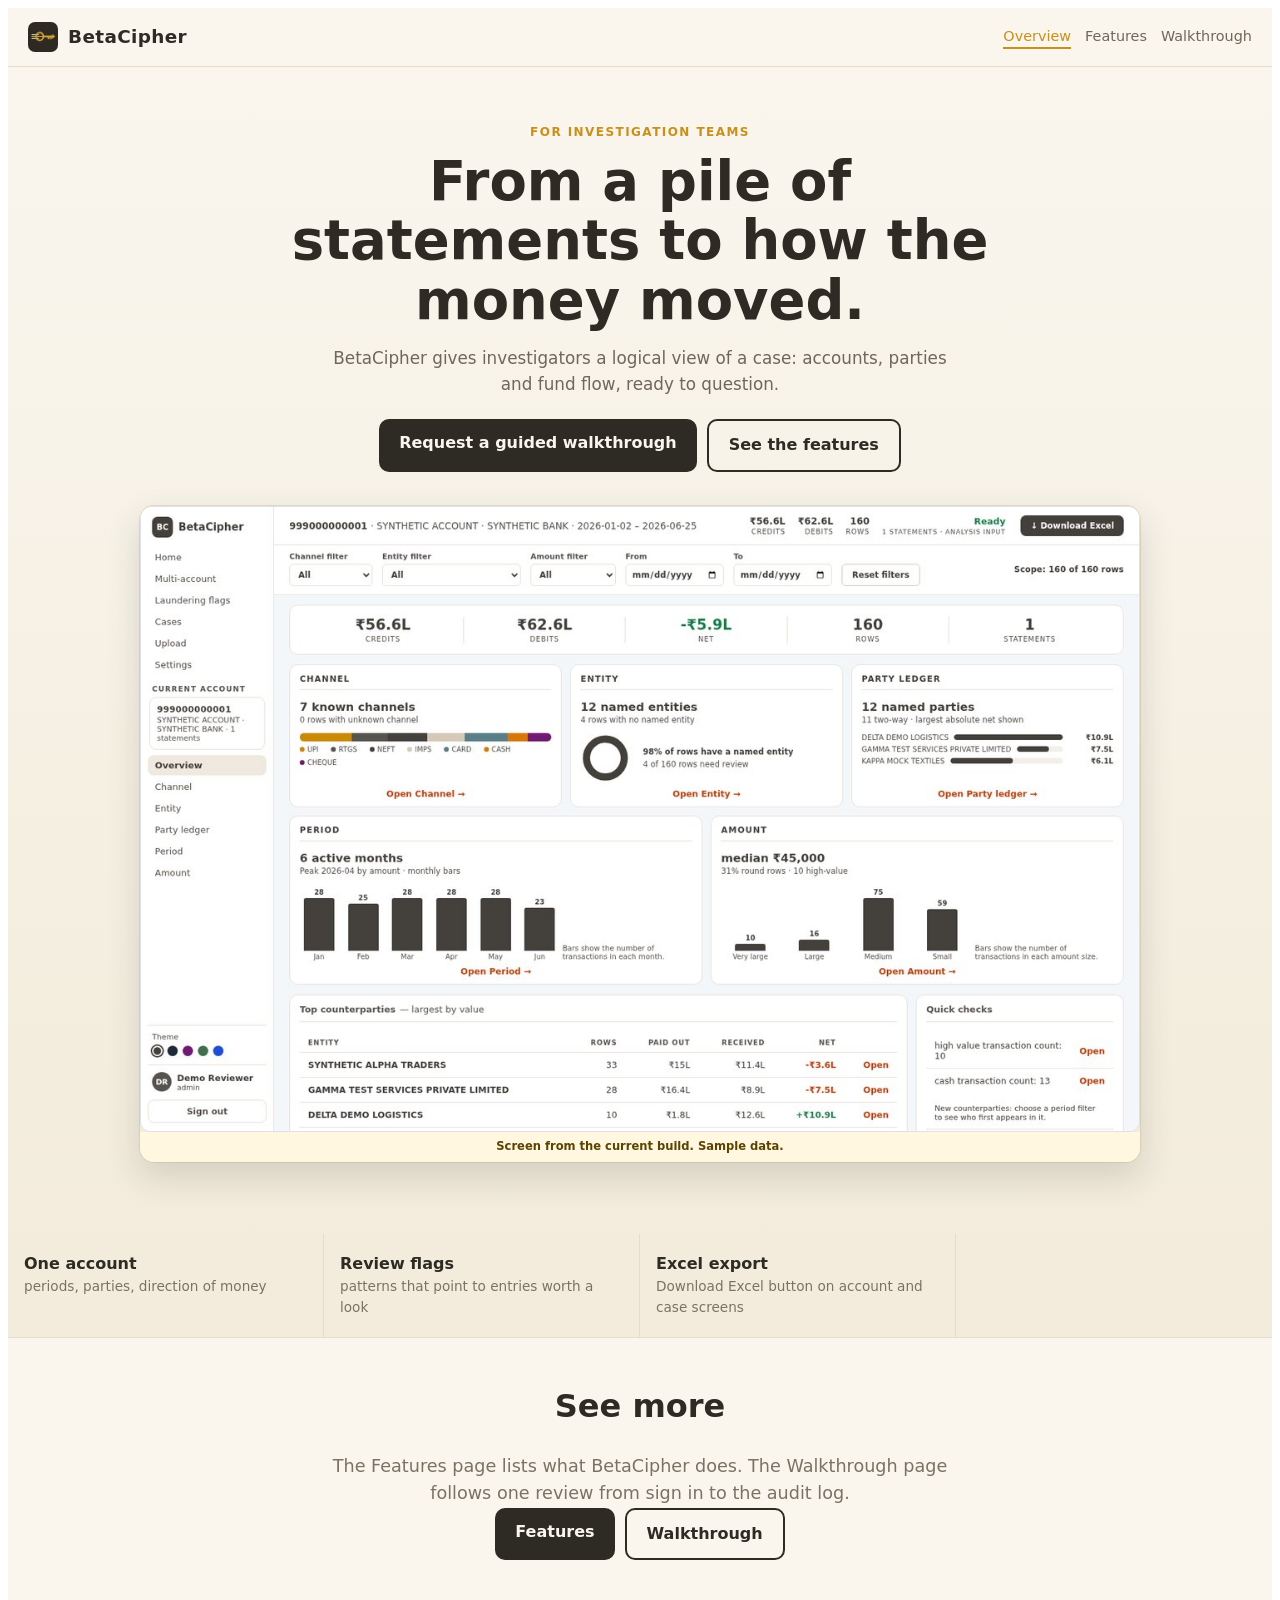
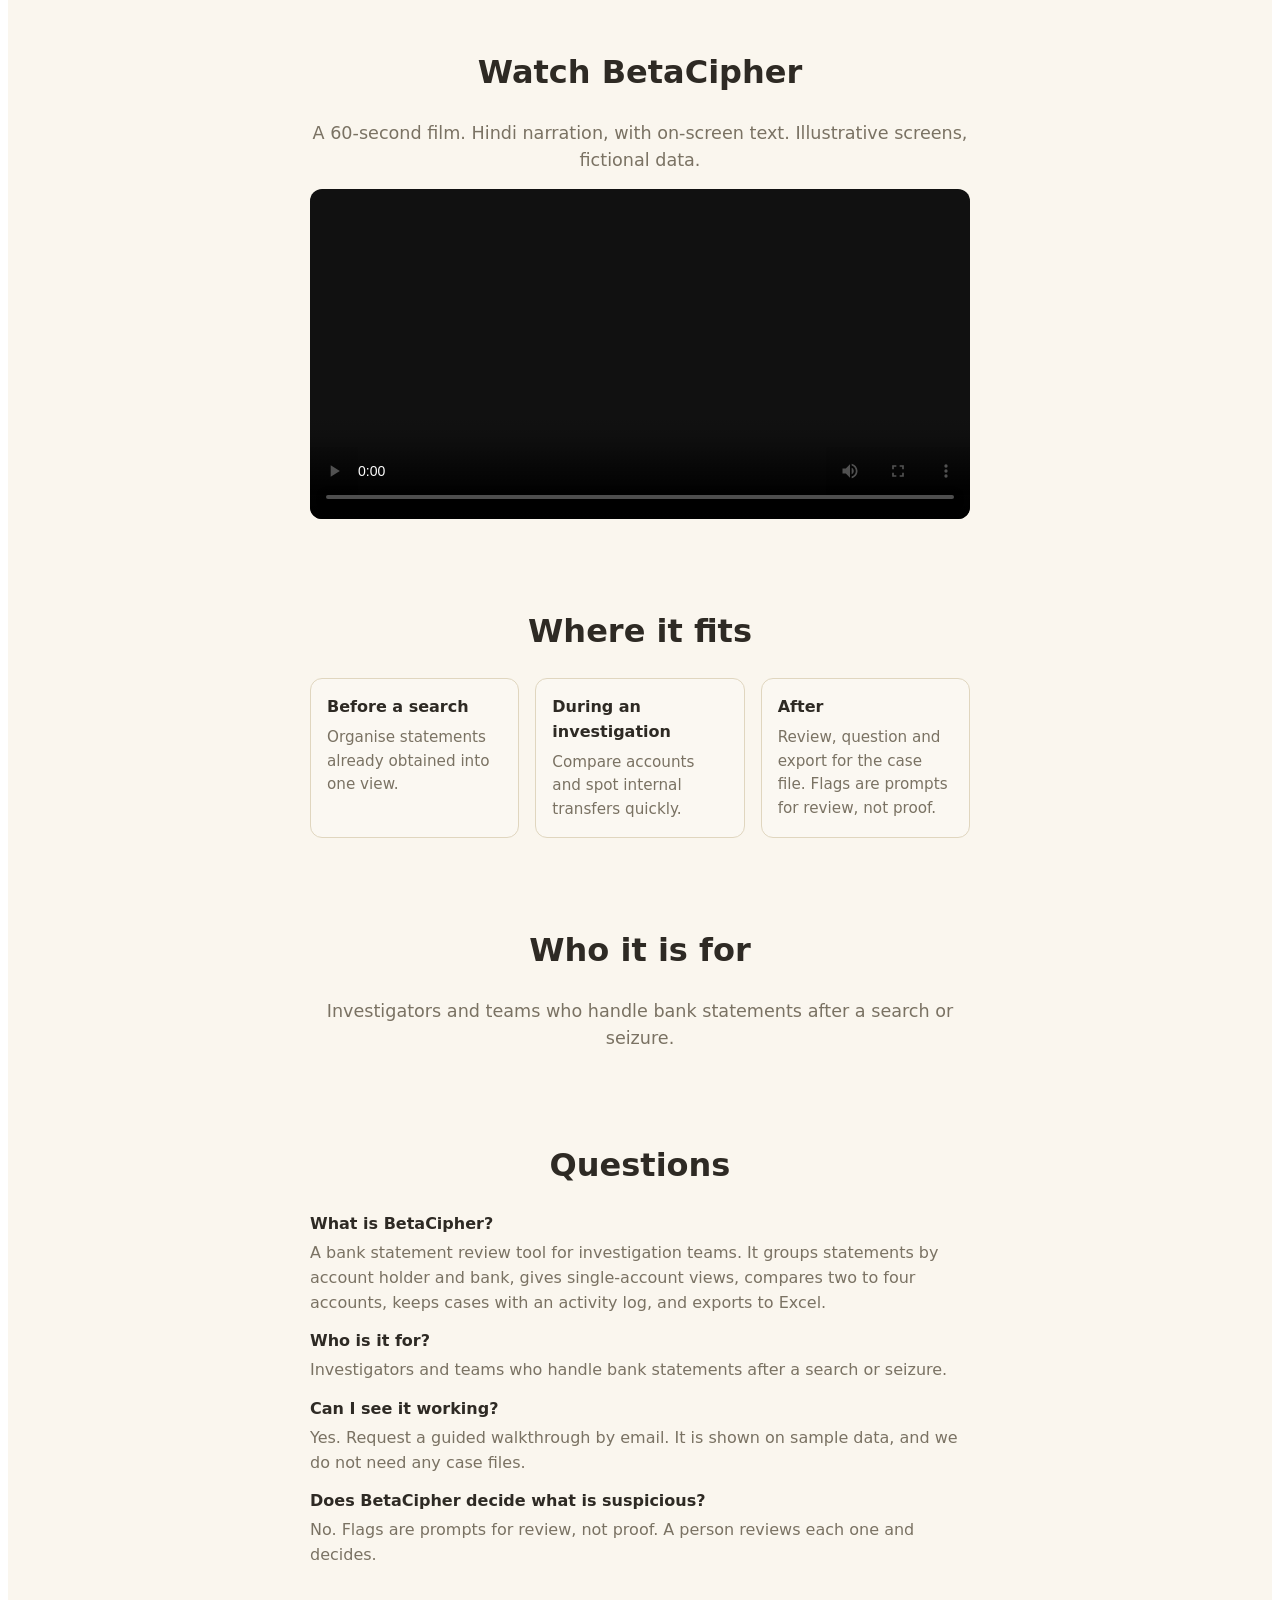
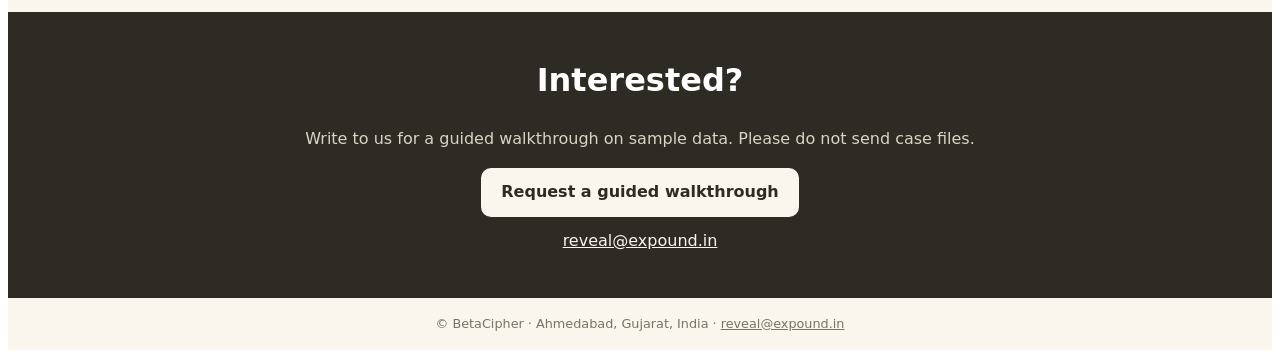
<file: index.html>
<!doctype html>
<html lang="en"><head><meta charset="UTF-8"><meta name="viewport" content="width=device-width, initial-scale=1.0">
<title>BetaCipher | Bank statement review for investigation teams</title>
<meta name="description" content="BetaCipher gives investigators a logical view of a case: accounts, parties and fund flow from bank statements. Request a guided walkthrough on sample data.">
<meta name="robots" content="index, follow, max-image-preview:large">
<link rel="canonical" href="https://expound.in/">
<link rel="icon" type="image/png" href="/img/78-logo-b534ef2d.png"><link rel="apple-touch-icon" href="/img/78-logo-b534ef2d.png">
<meta property="og:type" content="website"><meta property="og:site_name" content="BetaCipher"><meta property="og:title" content="BetaCipher | Bank statement review for investigation teams"><meta property="og:description" content="BetaCipher gives investigators a logical view of a case: accounts, parties and fund flow from bank statements. Request a guided walkthrough on sample data."><meta property="og:url" content="https://expound.in/"><meta property="og:image" content="https://expound.in/img/68-og.png"><meta property="og:locale" content="en_IN">
<meta name="twitter:card" content="summary_large_image"><meta name="twitter:title" content="BetaCipher | Bank statement review for investigation teams"><meta name="twitter:description" content="BetaCipher gives investigators a logical view of a case: accounts, parties and fund flow from bank statements. Request a guided walkthrough on sample data."><meta name="twitter:image" content="https://expound.in/img/68-og.png">
<script>if(location.hash.indexOf("#/features")==0)location.replace("/features/");else if(location.hash.indexOf("#/walkthrough")==0)location.replace("/walkthrough/");</script><link rel="stylesheet" href="/index.css"><link rel="stylesheet" href="/site.css">
<script type="application/ld+json">{"@context": "https://schema.org", "@graph": [{"@type": "WebSite", "@id": "https://expound.in/#site", "url": "https://expound.in/", "name": "BetaCipher", "inLanguage": "en"}, {"@type": "Organization", "@id": "https://expound.in/#org", "name": "BetaCipher", "url": "https://expound.in/", "logo": "https://expound.in/img/78-logo-b534ef2d.png", "email": "reveal@expound.in", "address": {"@type": "PostalAddress", "addressLocality": "Ahmedabad", "addressRegion": "Gujarat", "addressCountry": "IN"}}, {"@type": "SoftwareApplication", "name": "BetaCipher", "url": "https://expound.in/", "applicationCategory": "BusinessApplication", "description": "Bank statement review software for investigation teams: statements grouped by account holder and bank, single-account views, multi-account comparison, cases and Excel export.", "publisher": {"@id": "https://expound.in/#org"}}]}</script>
</head><body><div id="root"><div class="bc-site"><header class="bc-nav"><a class="bc-brand" href="/" style="text-decoration:none;color:inherit"><img class="bc-logo" src="/img/78-logo-b534ef2d.png" width="128" height="128" alt="BetaCipher logo">BetaCipher</a><nav><a href="/" class="on" aria-current="page">Overview</a><a href="/features/">Features</a><a href="/walkthrough/">Walkthrough</a></nav></header><section class="bc-hero"><div class="bc-hero-copy"><p class="bc-eyebrow">For investigation teams</p><h1>From a pile of statements to how the money moved.</h1><p class="bc-lead">BetaCipher gives investigators a logical view of a case: accounts, parties and fund flow, ready to question.</p><div class="bc-cta"><a class="bc-btn" href="mailto:reveal@expound.in?subject=BetaCipher%20walkthrough">Request a guided walkthrough</a> <a class="bc-btn alt" href="/features/">See the features</a></div></div><div class="bc-frame bc-frame-mock"><figure class="rs"><img src="/img/52-account-overview-screen-863ba412.jpg" width="1200" height="750" alt="Account overview screen"><figcaption>Screen from the current build. Sample data.</figcaption></figure></div></section><section class="bc-band"><div><strong>One account</strong><span>periods, parties, direction of money</span></div><div><strong>Review flags</strong><span>patterns that point to entries worth a look</span></div><div><strong>Excel export</strong><span>Download Excel button on account and case screens</span></div></section><section class="bc-who"><h2 class="bc-h2">See more</h2><p>The Features page lists what BetaCipher does. The Walkthrough page follows one review from sign in to the audit log.</p><div class="bc-cta"><a class="bc-btn" href="/features/">Features</a> <a class="bc-btn alt" href="/walkthrough/">Walkthrough</a></div></section><section class="bc-who"><h2 class="bc-h2">Watch BetaCipher</h2><p>A 60-second film. Hindi narration, with on-screen text. Illustrative screens, fictional data.</p><video controls preload="metadata" playsinline poster="https://github.com/hemantdoc12/betacipher-preview/releases/download/media-1/1-film-poster.jpg" aria-label="BetaCipher film, Hindi" style="display:block;margin:14px auto 0;width:100%;max-width:880px;border-radius:12px;background:#111"><source src="https://github.com/hemantdoc12/betacipher-preview/releases/download/media-1/1-brand-film-hindi.mp4" type="video/mp4"></video></section><section class="bc-who fit"><h2 class="bc-h2">Where it fits</h2><div class="fit-grid"><div><strong>Before a search</strong><p>Organise statements already obtained into one view.</p></div><div><strong>During an investigation</strong><p>Compare accounts and spot internal transfers quickly.</p></div><div><strong>After</strong><p>Review, question and export for the case file. Flags are prompts for review, not proof.</p></div></div></section><section class="bc-who"><h2 class="bc-h2">Who it is for</h2><p>Investigators and teams who handle bank statements after a search or seizure.</p></section><section class="bc-who faq"><h2 class="bc-h2">Questions</h2><dl><dt>What is BetaCipher?</dt><dd>A bank statement review tool for investigation teams. It groups statements by account holder and bank, gives single-account views, compares two to four accounts, keeps cases with an activity log, and exports to Excel.</dd><dt>Who is it for?</dt><dd>Investigators and teams who handle bank statements after a search or seizure.</dd><dt>Can I see it working?</dt><dd>Yes. Request a guided walkthrough by email. It is shown on sample data, and we do not need any case files.</dd><dt>Does BetaCipher decide what is suspicious?</dt><dd>No. Flags are prompts for review, not proof. A person reviews each one and decides.</dd></dl></section><section class="bc-contact" id="contact"><h2 class="bc-h2 light">Interested?</h2><p>Write to us for a guided walkthrough on sample data. Please do not send case files.</p><p style="margin-top:16px"><a class="bc-btn" href="mailto:reveal@expound.in?subject=BetaCipher%20walkthrough">Request a guided walkthrough</a></p><p style="margin-top:12px"><a href="mailto:reveal@expound.in" style="color:#faf6ee">reveal@expound.in</a></p></section><footer class="bc-footer">© BetaCipher &middot; Ahmedabad, Gujarat, India &middot; <a href="mailto:reveal@expound.in">reveal@expound.in</a></footer></div></div></body></html>
</file>
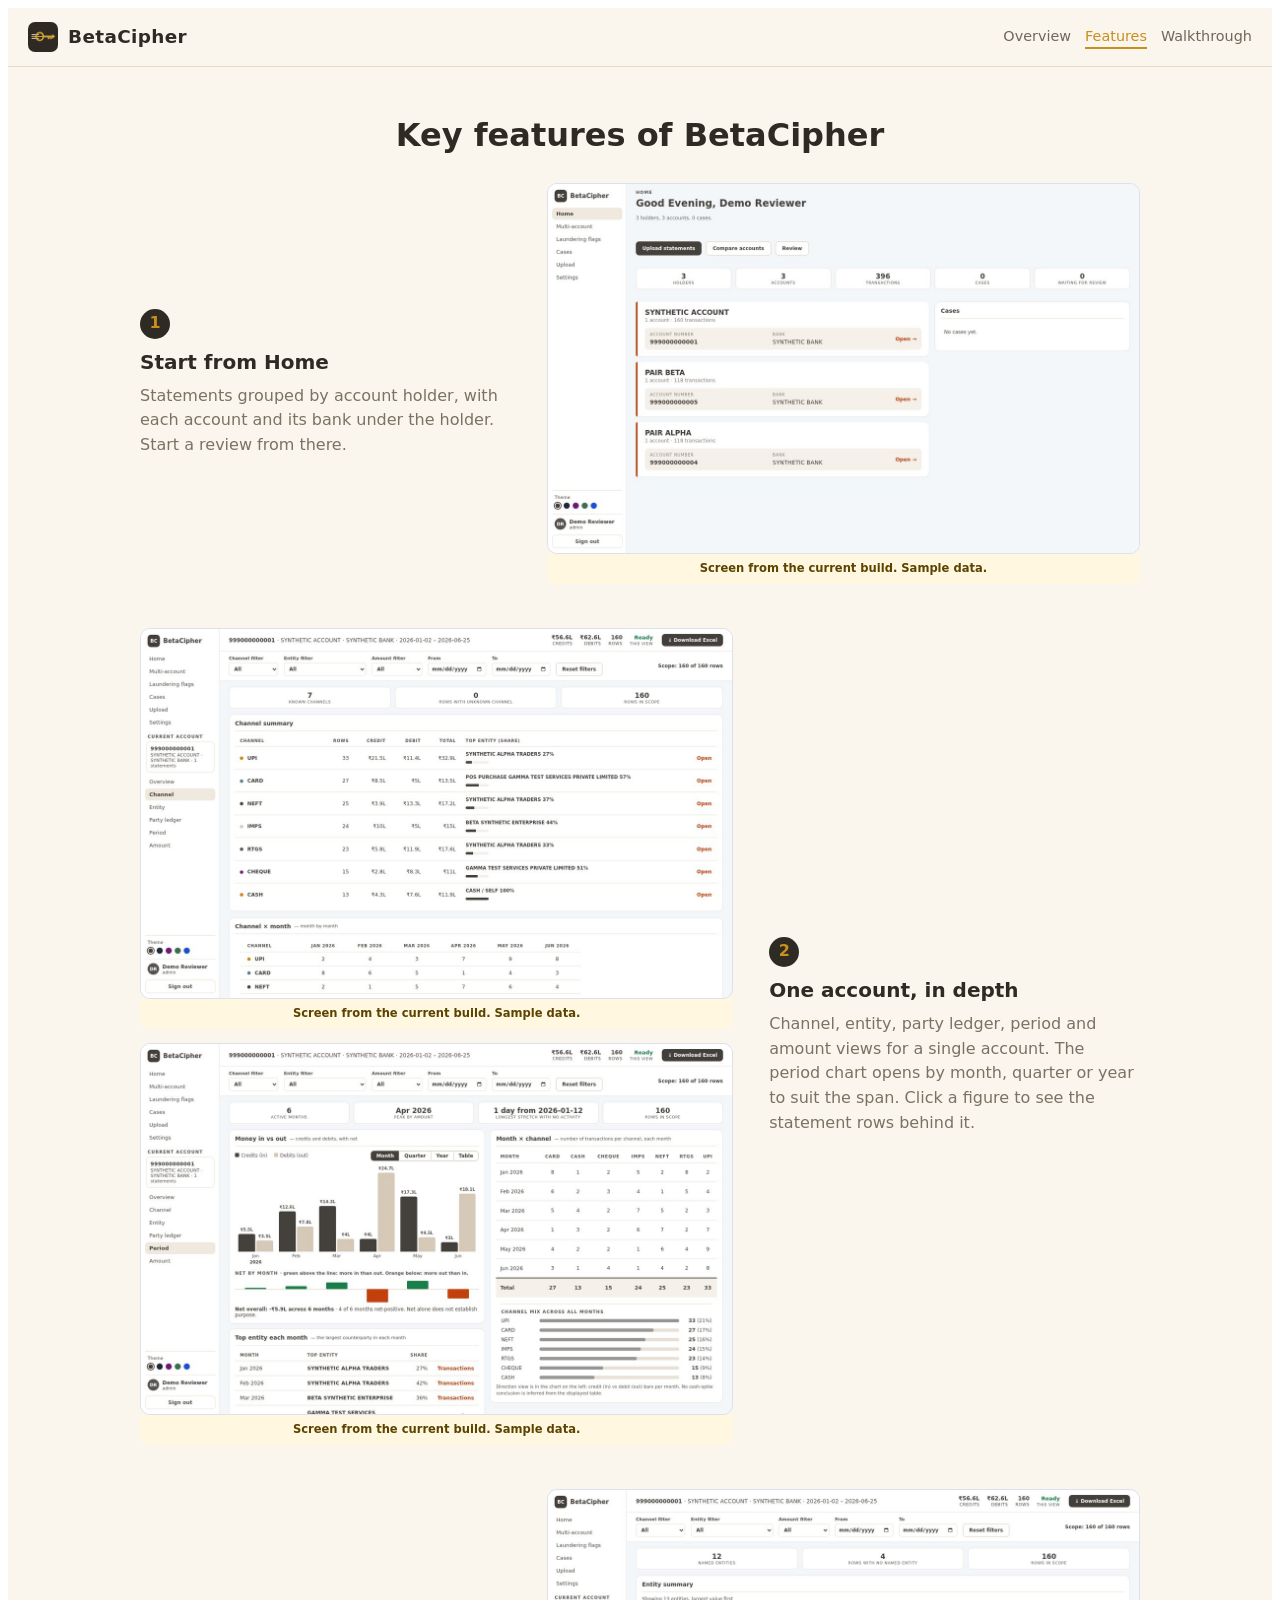
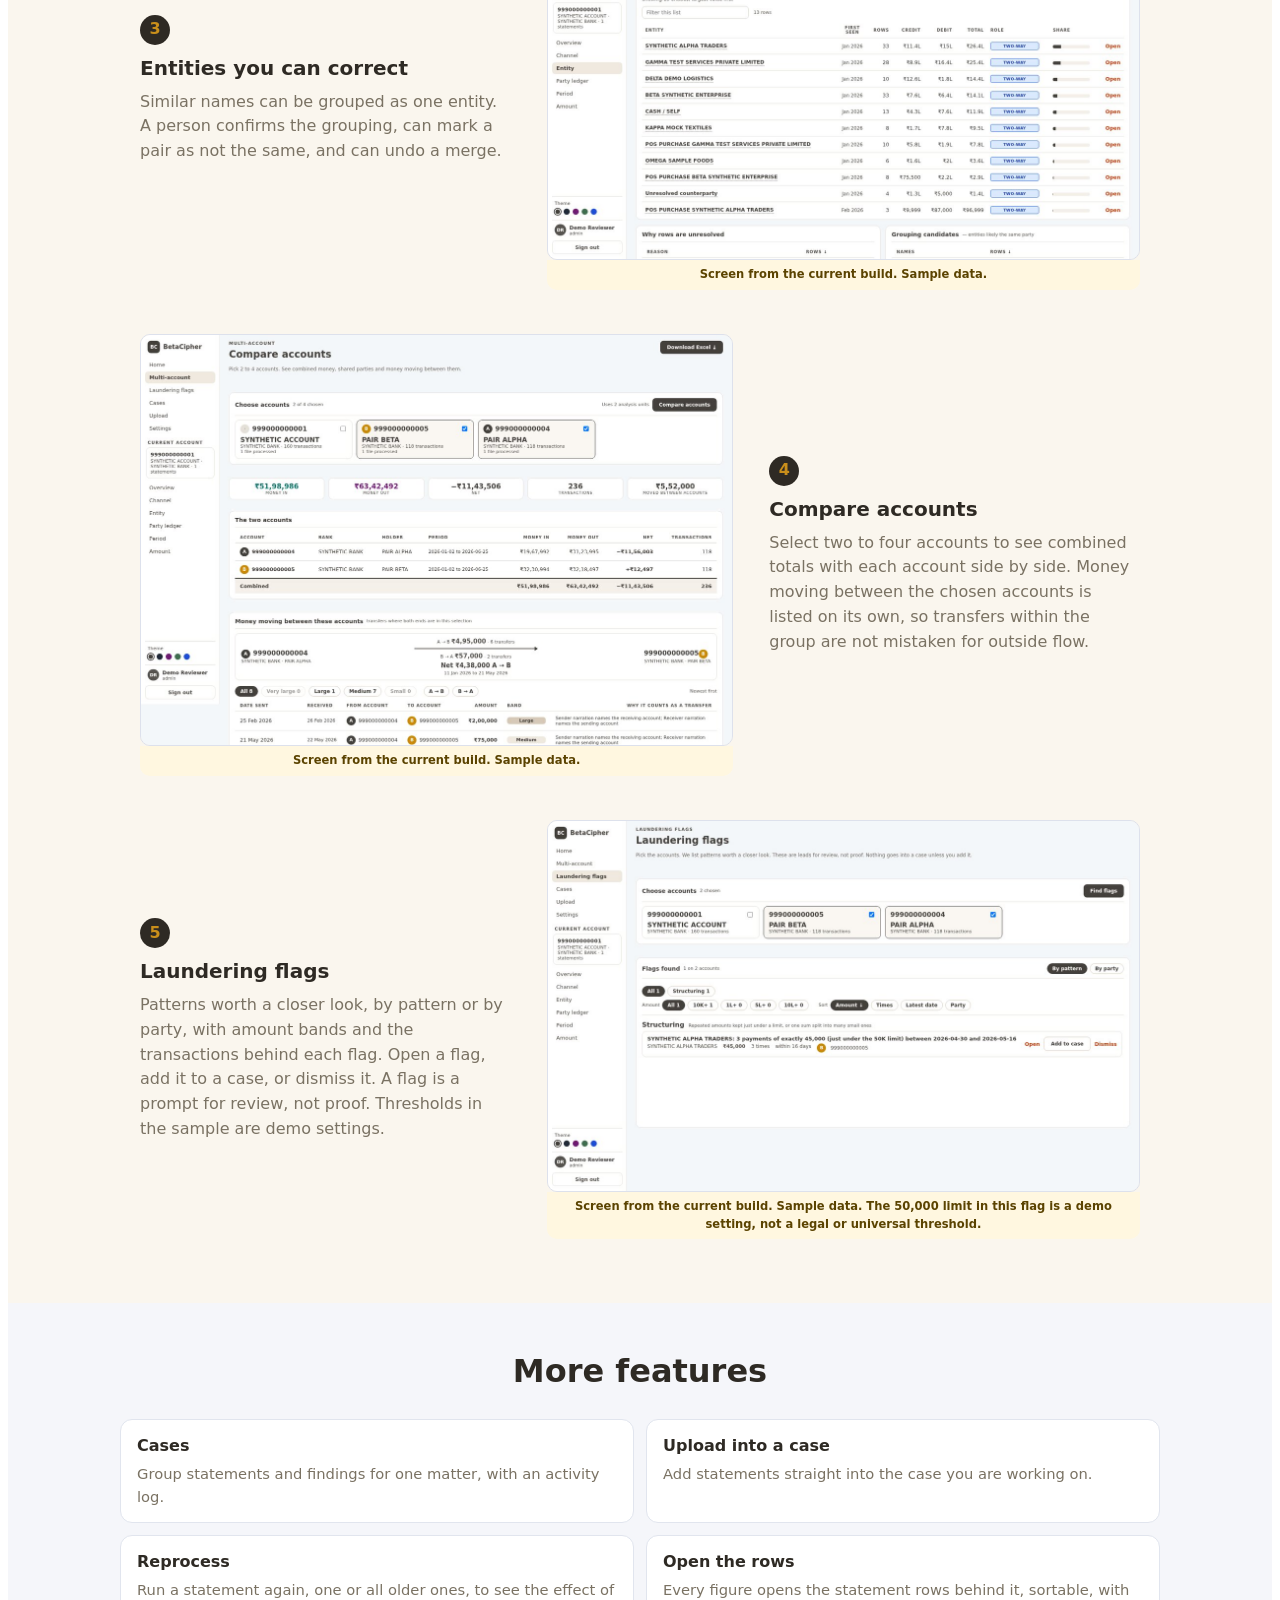
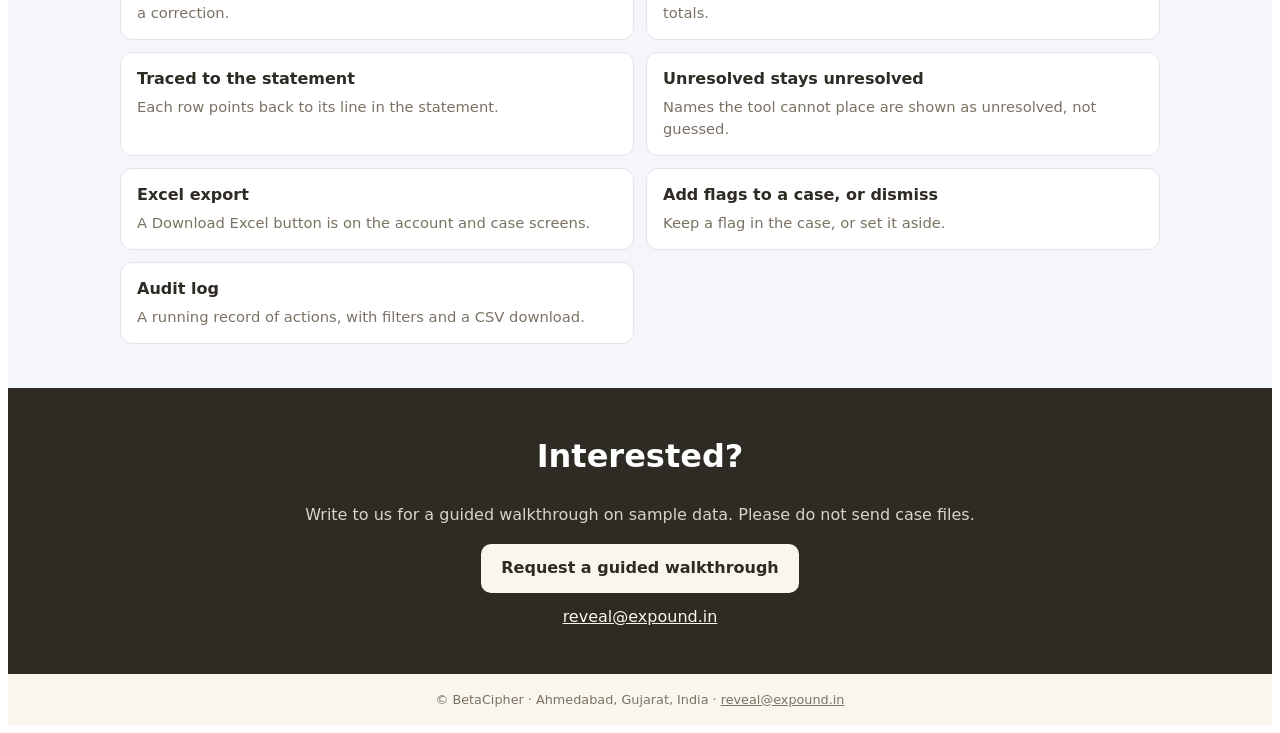
<file: features/index.html>
<!doctype html>
<html lang="en"><head><meta charset="UTF-8"><meta name="viewport" content="width=device-width, initial-scale=1.0">
<title>Features | BetaCipher bank statement review</title>
<meta name="description" content="What BetaCipher does: statements grouped by holder and bank, single-account views, entity grouping, account comparison, cases, review flags, Excel export and an audit log.">
<meta name="robots" content="index, follow, max-image-preview:large">
<link rel="canonical" href="https://expound.in/features/">
<link rel="icon" type="image/png" href="/img/78-logo-b534ef2d.png"><link rel="apple-touch-icon" href="/img/78-logo-b534ef2d.png">
<meta property="og:type" content="website"><meta property="og:site_name" content="BetaCipher"><meta property="og:title" content="Features | BetaCipher bank statement review"><meta property="og:description" content="What BetaCipher does: statements grouped by holder and bank, single-account views, entity grouping, account comparison, cases, review flags, Excel export and an audit log."><meta property="og:url" content="https://expound.in/features/"><meta property="og:image" content="https://expound.in/img/68-og.png"><meta property="og:locale" content="en_IN">
<meta name="twitter:card" content="summary_large_image"><meta name="twitter:title" content="Features | BetaCipher bank statement review"><meta name="twitter:description" content="What BetaCipher does: statements grouped by holder and bank, single-account views, entity grouping, account comparison, cases, review flags, Excel export and an audit log."><meta name="twitter:image" content="https://expound.in/img/68-og.png">
<link rel="stylesheet" href="/index.css"><link rel="stylesheet" href="/site.css">
<script type="application/ld+json">{"@context": "https://schema.org", "@type": "BreadcrumbList", "itemListElement": [{"@type": "ListItem", "position": 1, "name": "BetaCipher", "item": "https://expound.in/"}, {"@type": "ListItem", "position": 2, "name": "Features", "item": "https://expound.in/features/"}]}</script>
</head><body><div id="root"><div class="bc-site"><header class="bc-nav"><a class="bc-brand" href="/" style="text-decoration:none;color:inherit"><img class="bc-logo" src="/img/78-logo-b534ef2d.png" width="128" height="128" alt="BetaCipher logo">BetaCipher</a><nav><a href="/">Overview</a><a href="/features/" class="on" aria-current="page">Features</a><a href="/walkthrough/">Walkthrough</a></nav></header><main class="bc-main"><h1 class="bc-h2">Key features of BetaCipher</h1><article class="bc-step"><div class="bc-text"><span class="bc-num">1</span><h3>Start from Home</h3><p>Statements grouped by account holder, with each account and its bank under the holder. Start a review from there.</p></div><div class="bc-visual"><figure class="rs"><img src="/img/71-home-screen-bcf5e362.jpg" width="1200" height="750" alt="Home screen"><figcaption>Screen from the current build. Sample data.</figcaption></figure></div></article><article class="bc-step flip"><div class="bc-text"><span class="bc-num">2</span><h3>One account, in depth</h3><p>Channel, entity, party ledger, period and amount views for a single account. The period chart opens by month, quarter or year to suit the span. Click a figure to see the statement rows behind it.</p></div><div class="bc-visual"><div><figure class="rs"><img src="/img/56-channel-room-4ee80622.jpg" width="1200" height="750" alt="Channel room"><figcaption>Screen from the current build. Sample data.</figcaption></figure><div style="height: 14px;"></div><figure class="rs"><img src="/img/79-period-room-d6896f04.jpg" width="1200" height="750" alt="Period room"><figcaption>Screen from the current build. Sample data.</figcaption></figure></div></div></article><article class="bc-step"><div class="bc-text"><span class="bc-num">3</span><h3>Entities you can correct</h3><p>Similar names can be grouped as one entity. A person confirms the grouping, can mark a pair as not the same, and can undo a merge.</p></div><div class="bc-visual"><figure class="rs"><img src="/img/62-entity-room-4f2db34c.jpg" width="1200" height="750" alt="Entity room"><figcaption>Screen from the current build. Sample data.</figcaption></figure></div></article><article class="bc-step flip"><div class="bc-text"><span class="bc-num">4</span><h3>Compare accounts</h3><p>Select two to four accounts to see combined totals with each account side by side. Money moving between the chosen accounts is listed on its own, so transfers within the group are not mistaken for outside flow.</p></div><div class="bc-visual"><figure class="rs"><img src="/img/60-compare-accounts-screen-6ce4a774.jpg" width="1200" height="833" alt="Compare accounts screen"><figcaption>Screen from the current build. Sample data.</figcaption></figure></div></article><article class="bc-step"><div class="bc-text"><span class="bc-num">5</span><h3>Laundering flags</h3><p>Patterns worth a closer look, by pattern or by party, with amount bands and the transactions behind each flag. Open a flag, add it to a case, or dismiss it. A flag is a prompt for review, not proof. Thresholds in the sample are demo settings.</p></div><div class="bc-visual"><figure class="rs"><img src="/img/66-laundering-flags-screen-05b499ac.jpg" width="1200" height="750" alt="Laundering flags screen"><figcaption>Screen from the current build. Sample data. The 50,000 limit in this flag is a demo setting, not a legal or universal threshold.</figcaption></figure></div></article></main><section class="rv-more" id="more"><h2 class="bc-h2">More features</h2><div class="rv-grid"><div class="rv-item"><strong>Cases</strong><span>Group statements and findings for one matter, with an activity log.</span></div><div class="rv-item"><strong>Upload into a case</strong><span>Add statements straight into the case you are working on.</span></div><div class="rv-item"><strong>Reprocess</strong><span>Run a statement again, one or all older ones, to see the effect of a correction.</span></div><div class="rv-item"><strong>Open the rows</strong><span>Every figure opens the statement rows behind it, sortable, with totals.</span></div><div class="rv-item"><strong>Traced to the statement</strong><span>Each row points back to its line in the statement.</span></div><div class="rv-item"><strong>Unresolved stays unresolved</strong><span>Names the tool cannot place are shown as unresolved, not guessed.</span></div><div class="rv-item"><strong>Excel export</strong><span>A Download Excel button is on the account and case screens.</span></div><div class="rv-item"><strong>Add flags to a case, or dismiss</strong><span>Keep a flag in the case, or set it aside.</span></div><div class="rv-item"><strong>Audit log</strong><span>A running record of actions, with filters and a CSV download.</span></div></div></section><section class="bc-contact" id="contact"><h2 class="bc-h2 light">Interested?</h2><p>Write to us for a guided walkthrough on sample data. Please do not send case files.</p><p style="margin-top:16px"><a class="bc-btn" href="mailto:reveal@expound.in?subject=BetaCipher%20walkthrough">Request a guided walkthrough</a></p><p style="margin-top:12px"><a href="mailto:reveal@expound.in" style="color:#faf6ee">reveal@expound.in</a></p></section><footer class="bc-footer">© BetaCipher &middot; Ahmedabad, Gujarat, India &middot; <a href="mailto:reveal@expound.in">reveal@expound.in</a></footer></div></div></body></html>
</file>
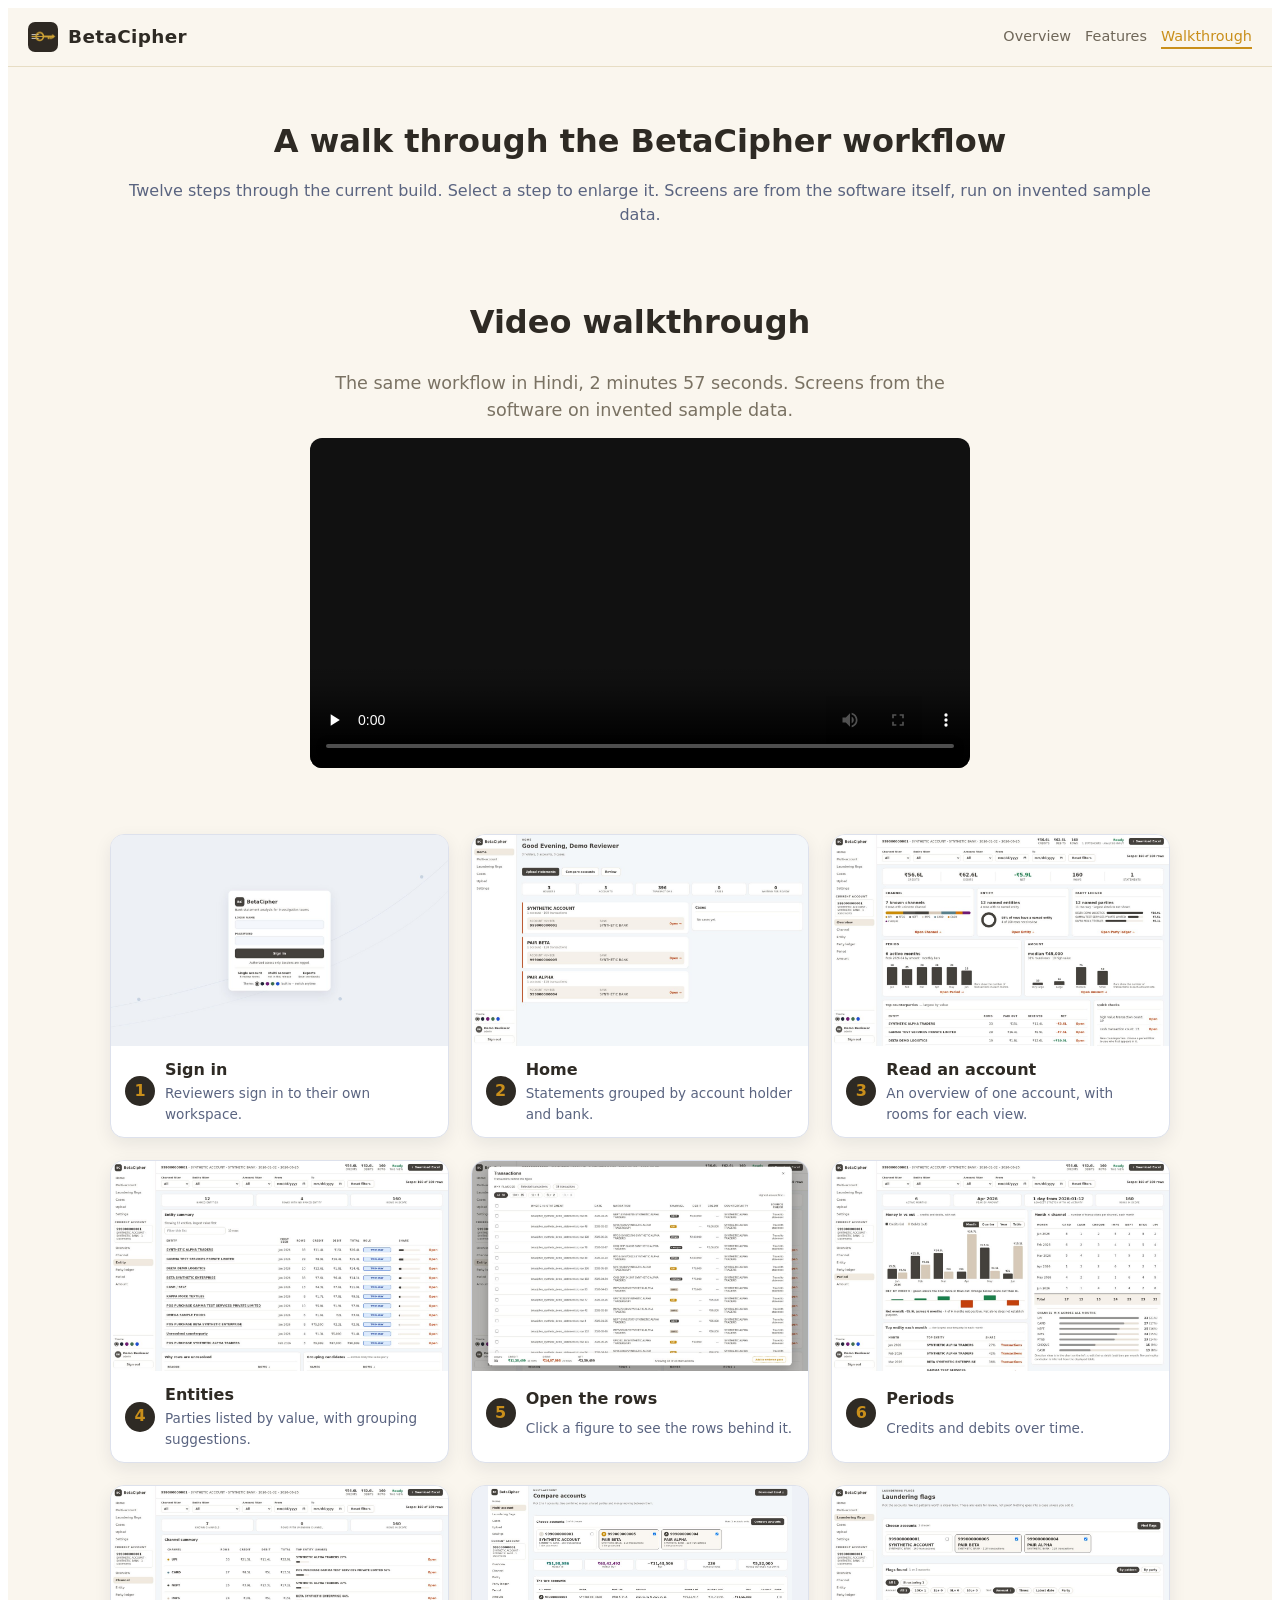
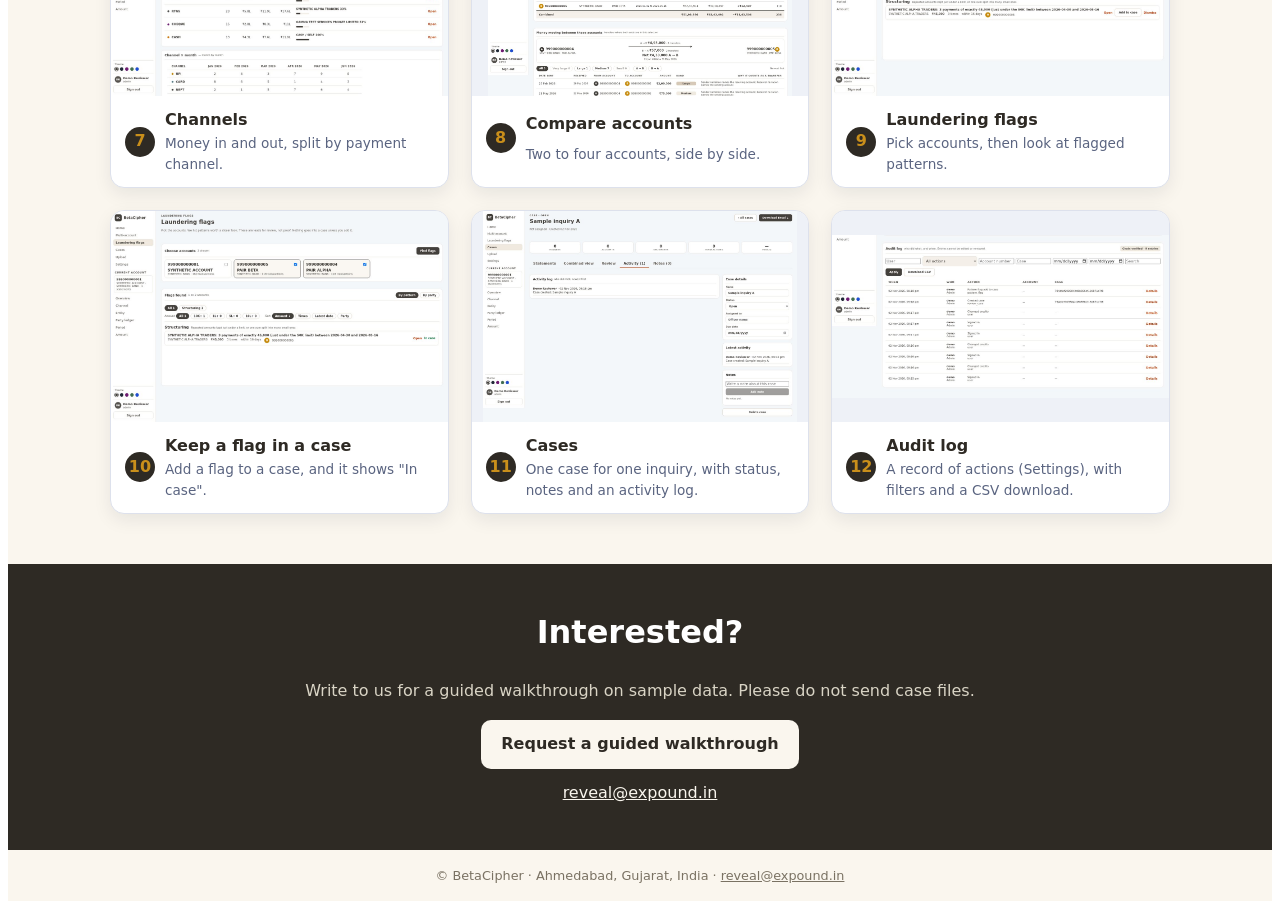
<file: walkthrough/index.html>
<!doctype html>
<html lang="en"><head><meta charset="UTF-8"><meta name="viewport" content="width=device-width, initial-scale=1.0">
<title>Walkthrough | BetaCipher workflow in 12 steps</title>
<meta name="description" content="Twelve steps through BetaCipher, from sign in to the audit log, shown with screens from the current build on invented sample data.">
<meta name="robots" content="index, follow, max-image-preview:large">
<link rel="canonical" href="https://expound.in/walkthrough/">
<link rel="icon" type="image/png" href="/img/78-logo-b534ef2d.png"><link rel="apple-touch-icon" href="/img/78-logo-b534ef2d.png">
<meta property="og:type" content="website"><meta property="og:site_name" content="BetaCipher"><meta property="og:title" content="Walkthrough | BetaCipher workflow in 12 steps"><meta property="og:description" content="Twelve steps through BetaCipher, from sign in to the audit log, shown with screens from the current build on invented sample data."><meta property="og:url" content="https://expound.in/walkthrough/"><meta property="og:image" content="https://expound.in/img/68-og.png"><meta property="og:locale" content="en_IN">
<meta name="twitter:card" content="summary_large_image"><meta name="twitter:title" content="Walkthrough | BetaCipher workflow in 12 steps"><meta name="twitter:description" content="Twelve steps through BetaCipher, from sign in to the audit log, shown with screens from the current build on invented sample data."><meta name="twitter:image" content="https://expound.in/img/68-og.png">
<link rel="stylesheet" href="/index.css"><link rel="stylesheet" href="/site.css">
<script type="application/ld+json">{"@context": "https://schema.org", "@type": "BreadcrumbList", "itemListElement": [{"@type": "ListItem", "position": 1, "name": "BetaCipher", "item": "https://expound.in/"}, {"@type": "ListItem", "position": 2, "name": "Walkthrough", "item": "https://expound.in/walkthrough/"}]}</script>
</head><body><div id="root"><div class="bc-site"><header class="bc-nav"><a class="bc-brand" href="/" style="text-decoration:none;color:inherit"><img class="bc-logo" src="/img/78-logo-b534ef2d.png" width="128" height="128" alt="BetaCipher logo">BetaCipher</a><nav><a href="/">Overview</a><a href="/features/">Features</a><a href="/walkthrough/" class="on" aria-current="page">Walkthrough</a></nav></header><section class="gal"><h1 class="bc-h2">A walk through the BetaCipher workflow</h1><p class="gal-sub">Twelve steps through the current build. Select a step to enlarge it. Screens are from the software itself, run on invented sample data.</p><div style="margin:6px 0 22px"><section class="bc-who"><h2 class="bc-h2">Video walkthrough</h2><p>The same workflow in Hindi, 2 minutes 57 seconds. Screens from the software on invented sample data.</p><video controls preload="none" playsinline poster="https://github.com/hemantdoc12/betacipher-preview/releases/download/media-1/2-walkthrough-poster-overview.jpg" aria-label="BetaCipher walkthrough, Hindi" style="display:block;margin:14px auto 0;width:100%;max-width:880px;border-radius:12px;background:#111"><source src="/img/22-walkthrough-brief-hindi.mp4" type="video/mp4"></video></section></div><div class="gal-grid" id="steps"><a class="gal-card" href="#step-1" aria-label="Open step 1: Sign in"><div class="gal-thumb"><img src="/img/80-sign-in-41d60e94.jpg" width="1200" height="750" alt="Sign in" loading="lazy"></div><div class="gal-cap"><span class="bc-num">1</span><strong>Sign in</strong><span>Reviewers sign in to their own workspace.</span></div></a><a class="gal-card" href="#step-2" aria-label="Open step 2: Home"><div class="gal-thumb"><img src="/img/71-home-screen-bcf5e362.jpg" width="1200" height="750" alt="Home" loading="lazy"></div><div class="gal-cap"><span class="bc-num">2</span><strong>Home</strong><span>Statements grouped by account holder and bank.</span></div></a><a class="gal-card" href="#step-3" aria-label="Open step 3: Read an account"><div class="gal-thumb"><img src="/img/52-account-overview-screen-863ba412.jpg" width="1200" height="750" alt="Read an account" loading="lazy"></div><div class="gal-cap"><span class="bc-num">3</span><strong>Read an account</strong><span>An overview of one account, with rooms for each view.</span></div></a><a class="gal-card" href="#step-4" aria-label="Open step 4: Entities"><div class="gal-thumb"><img src="/img/62-entity-room-4f2db34c.jpg" width="1200" height="750" alt="Entities" loading="lazy"></div><div class="gal-cap"><span class="bc-num">4</span><strong>Entities</strong><span>Parties listed by value, with grouping suggestions.</span></div></a><a class="gal-card" href="#step-5" aria-label="Open step 5: Open the rows"><div class="gal-thumb"><img src="/img/76-open-the-rows-72eaa20f.jpg" width="1200" height="750" alt="Open the rows" loading="lazy"></div><div class="gal-cap"><span class="bc-num">5</span><strong>Open the rows</strong><span>Click a figure to see the rows behind it.</span></div></a><a class="gal-card" href="#step-6" aria-label="Open step 6: Periods"><div class="gal-thumb"><img src="/img/79-period-room-d6896f04.jpg" width="1200" height="750" alt="Periods" loading="lazy"></div><div class="gal-cap"><span class="bc-num">6</span><strong>Periods</strong><span>Credits and debits over time.</span></div></a><a class="gal-card" href="#step-7" aria-label="Open step 7: Channels"><div class="gal-thumb"><img src="/img/56-channel-room-4ee80622.jpg" width="1200" height="750" alt="Channels" loading="lazy"></div><div class="gal-cap"><span class="bc-num">7</span><strong>Channels</strong><span>Money in and out, split by payment channel.</span></div></a><a class="gal-card" href="#step-8" aria-label="Open step 8: Compare accounts"><div class="gal-thumb"><img src="/img/60-compare-accounts-screen-6ce4a774.jpg" width="1200" height="833" alt="Compare accounts" loading="lazy"></div><div class="gal-cap"><span class="bc-num">8</span><strong>Compare accounts</strong><span>Two to four accounts, side by side.</span></div></a><a class="gal-card" href="#step-9" aria-label="Open step 9: Laundering flags"><div class="gal-thumb"><img src="/img/66-laundering-flags-screen-05b499ac.jpg" width="1200" height="750" alt="Laundering flags" loading="lazy"></div><div class="gal-cap"><span class="bc-num">9</span><strong>Laundering flags</strong><span>Pick accounts, then look at flagged patterns.</span></div></a><a class="gal-card" href="#step-10" aria-label="Open step 10: Keep a flag in a case"><div class="gal-thumb"><img src="/img/74-keep-a-flag-in-a-case-d3b45fc2.jpg" width="1200" height="750" alt="Keep a flag in a case" loading="lazy"></div><div class="gal-cap"><span class="bc-num">10</span><strong>Keep a flag in a case</strong><span>Add a flag to a case, and it shows "In case".</span></div></a><a class="gal-card" href="#step-11" aria-label="Open step 11: Cases"><div class="gal-thumb"><img src="/img/54-cases-5154d87a.jpg" width="1200" height="804" alt="Cases" loading="lazy"></div><div class="gal-cap"><span class="bc-num">11</span><strong>Cases</strong><span>One case for one inquiry, with status, notes and an activity log.</span></div></a><a class="gal-card" href="#step-12" aria-label="Open step 12: Audit log"><div class="gal-thumb"><img src="/img/55-audit-log-f22213f3.jpg" width="1200" height="583" alt="Audit log" loading="lazy"></div><div class="gal-cap"><span class="bc-num">12</span><strong>Audit log</strong><span>A record of actions (Settings), with filters and a CSV download.</span></div></a></div></section><div class="gal-modal lbx" id="step-1"><div class="gal-box"><div class="gal-bar"><span>Step 1 of 12</span><a class="lbx-x" href="#steps">Close</a></div><div class="gal-big"><img src="/img/80-sign-in-41d60e94.jpg" width="1200" height="750" alt="Sign in" loading="lazy"></div><h3>Sign in</h3><p>Reviewers sign in to their own workspace.</p><div class="gal-nav"><span></span><a href="#step-2">Next</a></div></div></div><div class="gal-modal lbx" id="step-2"><div class="gal-box"><div class="gal-bar"><span>Step 2 of 12</span><a class="lbx-x" href="#steps">Close</a></div><div class="gal-big"><img src="/img/71-home-screen-bcf5e362.jpg" width="1200" height="750" alt="Home" loading="lazy"></div><h3>Home</h3><p>Statements grouped by account holder and bank.</p><div class="gal-nav"><a href="#step-1">Previous</a><a href="#step-3">Next</a></div></div></div><div class="gal-modal lbx" id="step-3"><div class="gal-box"><div class="gal-bar"><span>Step 3 of 12</span><a class="lbx-x" href="#steps">Close</a></div><div class="gal-big"><img src="/img/52-account-overview-screen-863ba412.jpg" width="1200" height="750" alt="Read an account" loading="lazy"></div><h3>Read an account</h3><p>An overview of one account, with rooms for each view.</p><div class="gal-nav"><a href="#step-2">Previous</a><a href="#step-4">Next</a></div></div></div><div class="gal-modal lbx" id="step-4"><div class="gal-box"><div class="gal-bar"><span>Step 4 of 12</span><a class="lbx-x" href="#steps">Close</a></div><div class="gal-big"><img src="/img/62-entity-room-4f2db34c.jpg" width="1200" height="750" alt="Entities" loading="lazy"></div><h3>Entities</h3><p>Parties listed by value, with grouping suggestions.</p><div class="gal-nav"><a href="#step-3">Previous</a><a href="#step-5">Next</a></div></div></div><div class="gal-modal lbx" id="step-5"><div class="gal-box"><div class="gal-bar"><span>Step 5 of 12</span><a class="lbx-x" href="#steps">Close</a></div><div class="gal-big"><img src="/img/76-open-the-rows-72eaa20f.jpg" width="1200" height="750" alt="Open the rows" loading="lazy"></div><h3>Open the rows</h3><p>Click a figure to see the rows behind it.</p><div class="gal-nav"><a href="#step-4">Previous</a><a href="#step-6">Next</a></div></div></div><div class="gal-modal lbx" id="step-6"><div class="gal-box"><div class="gal-bar"><span>Step 6 of 12</span><a class="lbx-x" href="#steps">Close</a></div><div class="gal-big"><img src="/img/79-period-room-d6896f04.jpg" width="1200" height="750" alt="Periods" loading="lazy"></div><h3>Periods</h3><p>Credits and debits over time.</p><div class="gal-nav"><a href="#step-5">Previous</a><a href="#step-7">Next</a></div></div></div><div class="gal-modal lbx" id="step-7"><div class="gal-box"><div class="gal-bar"><span>Step 7 of 12</span><a class="lbx-x" href="#steps">Close</a></div><div class="gal-big"><img src="/img/56-channel-room-4ee80622.jpg" width="1200" height="750" alt="Channels" loading="lazy"></div><h3>Channels</h3><p>Money in and out, split by payment channel.</p><div class="gal-nav"><a href="#step-6">Previous</a><a href="#step-8">Next</a></div></div></div><div class="gal-modal lbx" id="step-8"><div class="gal-box"><div class="gal-bar"><span>Step 8 of 12</span><a class="lbx-x" href="#steps">Close</a></div><div class="gal-big"><img src="/img/60-compare-accounts-screen-6ce4a774.jpg" width="1200" height="833" alt="Compare accounts" loading="lazy"></div><h3>Compare accounts</h3><p>Two to four accounts, side by side.</p><div class="gal-nav"><a href="#step-7">Previous</a><a href="#step-9">Next</a></div></div></div><div class="gal-modal lbx" id="step-9"><div class="gal-box"><div class="gal-bar"><span>Step 9 of 12</span><a class="lbx-x" href="#steps">Close</a></div><div class="gal-big"><img src="/img/66-laundering-flags-screen-05b499ac.jpg" width="1200" height="750" alt="Laundering flags" loading="lazy"></div><h3>Laundering flags</h3><p>Pick accounts, then look at flagged patterns.</p><div class="gal-nav"><a href="#step-8">Previous</a><a href="#step-10">Next</a></div></div></div><div class="gal-modal lbx" id="step-10"><div class="gal-box"><div class="gal-bar"><span>Step 10 of 12</span><a class="lbx-x" href="#steps">Close</a></div><div class="gal-big"><img src="/img/74-keep-a-flag-in-a-case-d3b45fc2.jpg" width="1200" height="750" alt="Keep a flag in a case" loading="lazy"></div><h3>Keep a flag in a case</h3><p>Add a flag to a case, and it shows "In case".</p><div class="gal-nav"><a href="#step-9">Previous</a><a href="#step-11">Next</a></div></div></div><div class="gal-modal lbx" id="step-11"><div class="gal-box"><div class="gal-bar"><span>Step 11 of 12</span><a class="lbx-x" href="#steps">Close</a></div><div class="gal-big"><img src="/img/54-cases-5154d87a.jpg" width="1200" height="804" alt="Cases" loading="lazy"></div><h3>Cases</h3><p>One case for one inquiry, with status, notes and an activity log.</p><div class="gal-nav"><a href="#step-10">Previous</a><a href="#step-12">Next</a></div></div></div><div class="gal-modal lbx" id="step-12"><div class="gal-box"><div class="gal-bar"><span>Step 12 of 12</span><a class="lbx-x" href="#steps">Close</a></div><div class="gal-big"><img src="/img/55-audit-log-f22213f3.jpg" width="1200" height="583" alt="Audit log" loading="lazy"></div><h3>Audit log</h3><p>A record of actions (Settings), with filters and a CSV download.</p><div class="gal-nav"><a href="#step-11">Previous</a><span></span></div></div></div><section class="bc-contact" id="contact"><h2 class="bc-h2 light">Interested?</h2><p>Write to us for a guided walkthrough on sample data. Please do not send case files.</p><p style="margin-top:16px"><a class="bc-btn" href="mailto:reveal@expound.in?subject=BetaCipher%20walkthrough">Request a guided walkthrough</a></p><p style="margin-top:12px"><a href="mailto:reveal@expound.in" style="color:#faf6ee">reveal@expound.in</a></p></section><footer class="bc-footer">© BetaCipher &middot; Ahmedabad, Gujarat, India &middot; <a href="mailto:reveal@expound.in">reveal@expound.in</a></footer></div></div></body></html>
</file>
<file: index.css>
.bc-site{--navy:#0b1530;--navy2:#14213d;--gold:#d4a537;--ink:#14213d;--mut:#5b6785;font-family:system-ui,-apple-system,Segoe UI,sans-serif;color:var(--ink);background:#fff;line-height:1.55}.bc-site *{box-sizing:border-box}.bc-site img{max-width:100%;display:block}.bc-preview{background:#fff7e0;color:#5b4300;text-align:center;font-weight:600;font-size:.8rem;padding:7px 12px}.bc-nav{display:flex;align-items:center;justify-content:space-between;padding:14px 20px;background:var(--navy);color:#fff}.bc-brand{font-weight:800;letter-spacing:.02em;font-size:1.15rem}.bc-nav nav{display:flex;gap:16px;font-size:.9rem}.bc-nav a{color:#cfd6ea;text-decoration:none}.bc-hero{background:linear-gradient(180deg,var(--navy) 0%,#13224a 100%);color:#fff;padding:36px 20px 56px}.bc-hero-copy{max-width:760px;margin:0 auto;text-align:center}.bc-eyebrow{color:var(--gold);font-weight:700;text-transform:uppercase;letter-spacing:.12em;font-size:.75rem;margin:0 0 10px}.bc-hero h1{font-size:clamp(1.9rem,6vw,3.4rem);line-height:1.1;margin:0 0 14px}.bc-lead{color:#cfd6ea;font-size:1.05rem;margin:0 auto 22px;max-width:620px}.bc-cta{display:flex;gap:10px;justify-content:center;flex-wrap:wrap}.bc-btn{display:inline-block;background:var(--gold);color:var(--navy);font-weight:700;padding:12px 20px;border-radius:10px;text-decoration:none;min-height:44px}.bc-btn.ghost{background:transparent;color:#fff;border:1px solid #5d6c96}.bc-frame{max-width:1000px;margin:34px auto 0;background:#fff;border-radius:14px;overflow:hidden;box-shadow:0 30px 80px #00000073,0 0 0 1px #d4a53759}.bc-frame-bar{display:flex;align-items:center;gap:6px;background:#eef0f5;padding:8px 12px;font-size:.7rem;color:var(--mut)}.bc-frame-bar i{width:9px;height:9px;border-radius:50%;background:#c4c9d6;display:inline-block}.bc-frame-bar span{margin-left:8px}.bc-band{display:grid;grid-template-columns:repeat(2,1fr);background:#f5f6fa;border-bottom:1px solid #e5e8f0}.bc-band div{padding:18px 16px;display:flex;flex-direction:column;border-right:1px solid #e5e8f0}.bc-band strong{font-size:1rem}.bc-band span{color:var(--mut);font-size:.85rem}.bc-main{max-width:1040px;margin:0 auto;padding:44px 20px 20px}.bc-h2{font-size:clamp(1.4rem,4vw,2rem);margin:0 0 22px;text-align:center}.bc-h2.light{color:#fff}.bc-step{display:grid;gap:16px;margin:0 0 44px;align-items:center}.bc-num{display:inline-grid;place-items:center;width:30px;height:30px;border-radius:50%;background:var(--navy);color:var(--gold);font-weight:800;margin-bottom:8px}.bc-step h3{margin:0 0 6px;font-size:1.25rem}.bc-step p{margin:0;color:var(--mut)}.bc-visual{min-width:0}.bc-visual .bc-art{border-radius:12px;box-shadow:0 10px 30px #0b153040}.bc-shotwrap{overflow-x:auto;-webkit-overflow-scrolling:touch;border-radius:12px;border:1px solid #dde1ec;box-shadow:0 10px 30px #0b15301f;background:#fff}.bc-zoom{display:block;width:100%;padding:0;border:0;background:none;cursor:zoom-in}.bc-shotwrap.open .bc-zoom{width:900px;cursor:zoom-out}.bc-shotwrap.open .bc-zoom img{width:900px;max-width:none}.bc-hint{display:block;font-size:.75rem;color:var(--mut);padding:6px 4px 0}.bc-shotwrap+.bc-hint{padding-top:8px}.bc-film{background:var(--navy);padding:44px 20px;text-align:center}.bc-video{width:100%;max-width:860px;border-radius:12px;background:#000;margin:0 auto;display:block}.bc-note.light{color:#9fb0d8;font-size:.85rem;margin-top:10px}.bc-who{max-width:700px;margin:0 auto;padding:44px 20px;text-align:center}.bc-who p{color:var(--mut);font-size:1.1rem;margin:0}.bc-contact{background:linear-gradient(180deg,#13224a,var(--navy));color:#fff;text-align:center;padding:44px 20px}.bc-contact p{margin:0;color:#cfd6ea}.bc-footer{text-align:center;padding:16px;font-size:.8rem;color:var(--mut)}@media (min-width:760px){.bc-band{grid-template-columns:repeat(4,1fr)}.bc-step{grid-template-columns:1fr 1.6fr;gap:36px}.bc-step.flip{grid-template-columns:1.6fr 1fr}.bc-step.flip .bc-text{order:2}.bc-hero{padding:56px 24px 72px}}.bc-nav{gap:12px}.bc-brand{white-space:nowrap}.bc-nav nav a{white-space:nowrap}@media (max-width:359px){.bc-nav{padding:12px 14px}.bc-nav nav{gap:10px;font-size:.8rem}}.rv-tag{display:inline-block;margin-top:8px;background:#fde9c4;color:#7a4e00;border:1px solid #f0c777;border-radius:99px;font-size:.7rem;font-weight:700;padding:2px 10px}.rv-more{background:#f5f6fa;padding:44px 20px}.rv-grid{max-width:1040px;margin:0 auto;display:grid;gap:12px;grid-template-columns:1fr}.rv-item{background:#fff;border:1px solid #e1e5ee;border-radius:12px;padding:14px 16px;display:flex;flex-direction:column;gap:4px;align-items:flex-start}.rv-item strong{font-size:1rem}.rv-item span{color:var(--mut);font-size:.92rem}.rv-notes{max-width:900px;margin:0 auto;padding:36px 20px;border-top:3px dashed #e0a63a;background:#fffaf0}.rv-notes h2{font-size:1.2rem;margin:0 0 10px}.rv-notes p{margin:8px 0}.rv-small{color:var(--mut);font-size:.88rem}.rv-t{width:100%;border-collapse:collapse;font-size:.88rem;margin:10px 0}.rv-t th,.rv-t td{text-align:left;padding:8px 10px;border-bottom:1px solid #eadfc8;vertical-align:top}.rv-t th{font-size:.72rem;text-transform:uppercase;color:#7a6a45}.mk{background:#fff;border-radius:14px;overflow:hidden;border:1px solid #dde1ec;box-shadow:0 10px 30px #0b15301f}.mk-bar{display:flex;align-items:center;gap:6px;background:#eef0f5;padding:8px 12px;font-size:.7rem;color:var(--mut)}.mk-bar i{width:9px;height:9px;border-radius:50%;background:#c4c9d6;display:inline-block}.mk-bar span{margin-left:8px}.mk-body{padding:16px}.mk-body h4{margin:0 0 12px;font-size:1.15rem}.mk-body h5{margin:14px 0 8px;font-size:.78rem;text-transform:uppercase;letter-spacing:.06em;color:var(--mut)}.mk-kpis{display:flex;gap:10px;flex-wrap:wrap;margin:0 0 6px}.mk-kpis div{flex:1;min-width:90px;background:#f5f6fa;border-radius:10px;padding:10px 12px;display:flex;flex-direction:column}.mk-kpis b{font-size:1.2rem}.mk-kpis span{font-size:.75rem;color:var(--mut)}.mk-holder{border:1px solid #e1e5ee;border-left:4px solid var(--gold);border-radius:10px;margin:10px 0;padding:10px 12px}.mk-hname{font-weight:700;display:flex;justify-content:space-between;gap:8px;flex-wrap:wrap;margin-bottom:6px}.mk-hname span{font-weight:400;color:var(--mut);font-size:.8rem}.mk-acc{display:flex;justify-content:space-between;gap:8px;font-size:.88rem;padding:6px 0;border-top:1px solid #eef0f5}.mk-acc em{font-style:normal;color:var(--mut)}.mk-flow{display:flex;align-items:center;gap:6px;flex-wrap:wrap}.mk-node{background:var(--navy);color:#fff;border-radius:8px;padding:8px 10px;font-size:.82rem;font-weight:700}.mk-arr{color:#b8620a;font-weight:700;font-size:.82rem}.mk-t{width:100%;border-collapse:collapse;font-size:.8rem}.mk-t th{text-align:left;font-size:.68rem;text-transform:uppercase;color:var(--mut);padding:6px;border-bottom:1px solid #e1e5ee}.mk-t td{padding:7px 6px;border-bottom:1px solid #eef0f5}.mk-t u{text-decoration:none;background:#fdf1d6;color:#7a4e00;border-radius:99px;padding:1px 8px;font-size:.72rem;font-weight:700}.mk-pair{display:grid;grid-template-columns:1fr 1fr;gap:10px}.mk-side{background:#eef6f3;border-radius:10px;padding:14px;display:flex;flex-direction:column;gap:2px}.mk-side.b{background:#fdf4e1}.mk-side span{font-size:.78rem;color:var(--mut)}.mk-side b{font-size:1.4rem}.mk-side em{font-style:normal;font-size:.8rem;color:var(--mut)}.mk-note{font-size:.82rem;color:var(--mut);margin:10px 0 0}.mk-tabs{display:flex;gap:6px;margin:0 0 8px;flex-wrap:wrap}.mk-tabs b,.mk-tabs span{padding:6px 12px;border-radius:99px;font-size:.82rem;border:1px solid #e1e5ee}.mk-tabs b{background:var(--navy);color:#fff;border-color:var(--navy)}.mk-tabs.sm b,.mk-tabs.sm span{padding:3px 10px;font-size:.74rem}.mk-flag{display:flex;gap:10px;align-items:flex-start;border:1px solid #e1e5ee;border-radius:10px;padding:10px 12px;margin:8px 0;font-size:.88rem}.mk-flag em{display:block;font-style:normal;color:var(--mut);font-size:.78rem;margin-top:2px}.mk-flag.open{border-color:var(--gold);background:#fffaf0}.mk-chip{background:#e5ecff;color:#26418f;border-radius:6px;padding:2px 8px;font-size:.7rem;font-weight:700;white-space:nowrap}.mk-chip.s{background:#fde9c4;color:#7a4e00}.mk-cap{background:#fff7e0;color:#5b4300;font-size:.72rem;font-weight:600;padding:6px 12px;text-align:center}@media (min-width:760px){.rv-grid{grid-template-columns:1fr 1fr}}.bc-main .bc-h2{grid-column:1/-1;width:100%;text-align:center}.bc-frame-mock{background:transparent;border:0}.mk-chart{display:flex;gap:10px;align-items:flex-end;height:120px;padding:8px 4px 0}.mk-col{flex:1;text-align:center;font-size:.7rem;color:#5a6480}.mk-pair2{display:flex;gap:3px;align-items:flex-end;justify-content:center;height:100px}.mk-pair2 u{width:40%;background:#45403a;border-radius:2px 2px 0 0;display:block}.mk-pair2 s{width:40%;background:#d6c8b6;border-radius:2px 2px 0 0;display:block}.mk-ent{display:flex;align-items:center;gap:12px;margin:10px 0}.mk-ent>div:first-child{display:flex;flex-direction:column;gap:6px;flex:1}.mk-ent>div:first-child span{padding:8px 10px;border:1px solid #dde1ec;border-radius:8px;font-size:.85rem;background:#f4f6fb}.mk-ent .g{flex:1;padding:12px;border:2px solid #d6a93b;border-radius:10px;background:#fff9e8}.mk-ent .g small{display:block;color:#7a6320;margin-top:4px}.mk-ent em{font-style:normal;font-size:1.4rem;color:#d6a93b}.bc-hero .mk,.mk .mk-kpis b,.mk h4,.mk h5{color:#14213d}.gal{max-width:1100px;margin:0 auto;padding:50px 20px}.gal-sub{text-align:center;color:#5a6480;margin:-10px 0 26px}.gal-grid{display:grid;grid-template-columns:repeat(auto-fit,minmax(300px,1fr));gap:26px}.gal-card{margin:0;display:flex;flex-direction:column;gap:12px}.gal-vis{flex:1}.gal-card figcaption{display:grid;grid-template-columns:auto 1fr;column-gap:10px;align-items:center}.gal-card figcaption .bc-num{grid-row:span 2}.gal-card figcaption span:last-child{color:#5a6480;font-size:.9rem}.mk-login{max-width:260px;margin:10px auto;display:flex;flex-direction:column;gap:10px;text-align:center}.mk-login label{display:flex;flex-direction:column;text-align:left;font-size:.75rem;color:#5a6480;gap:4px}.mk-login label span{border:1px solid #cfd5e3;border-radius:8px;padding:9px;color:#14213d;font-size:.9rem}.mk-btn{background:#14213d;color:#fff!important;border-radius:8px;padding:10px;text-align:center;font-weight:600}.mk-btn.dl{background:#1f7a4d;margin-bottom:10px}.mk-drop{border:2px dashed #cfd5e3;border-radius:10px;padding:18px;text-align:center;color:#5a6480;margin-bottom:8px}.bc-nav nav a.on{color:#d6a93b;border-bottom:2px solid #d6a93b}.bc-btn.alt{background:transparent;border:2px solid #14213d;color:#14213d}.gal-grid{grid-template-columns:repeat(3,1fr);gap:22px}@media (max-width:900px){.gal-grid{grid-template-columns:repeat(2,1fr)}}@media (max-width:560px){.gal-grid{grid-template-columns:1fr;gap:14px}}button.gal-card{all:unset;box-sizing:border-box;cursor:pointer;display:flex;flex-direction:column;border:1px solid #dde1ec;border-radius:14px;background:#fff;overflow:hidden;box-shadow:0 6px 18px #0b153014;height:100%}button.gal-card:focus-visible{outline:3px solid #d6a93b}.gal-thumb{height:210px;overflow:hidden;background:#f4f6fb;position:relative;pointer-events:none}.gal-inner{width:166%;transform:scale(.6);transform-origin:top left}.gal-cap{display:grid;grid-template-columns:auto 1fr;column-gap:10px;align-items:center;padding:12px 14px;min-height:84px}.gal-cap .bc-num{grid-row:span 2;margin:0}.gal-cap span:last-child{color:#5a6480;font-size:.85rem}.gal-modal{position:fixed;top:0;right:0;bottom:0;left:0;background:#0b1530b3;z-index:50;display:flex;align-items:flex-start;justify-content:center;overflow:auto;padding:20px}.gal-box{background:#fff;border-radius:16px;max-width:760px;width:100%;padding:18px}.gal-bar{display:flex;justify-content:space-between;align-items:center;margin-bottom:12px;color:#5a6480;font-size:.85rem}.gal-bar button,.gal-nav button{all:unset;cursor:pointer;background:#14213d;color:#fff;border-radius:8px;padding:8px 16px;font-weight:600}.gal-nav button:disabled{opacity:.35;cursor:default}.gal-nav{display:flex;justify-content:space-between;margin-top:14px}.gal-box h3{margin:16px 0 6px}.gal-box p{margin:0;color:#3d4766;line-height:1.5}.bc-nav{flex-wrap:wrap;row-gap:6px}.bc-nav nav{display:flex;flex-wrap:wrap;gap:4px 14px}.gal-big{overflow-x:auto}@media (max-width:480px){.bc-nav nav{font-size:.85rem;gap:4px 10px}}.gal-thumb{height:auto!important;aspect-ratio:4/3;display:block}.gal-inner{position:absolute;top:0;width:560px!important;transform-origin:top left}.gal-big .mk-t{table-layout:fixed;width:100%}.gal-big .mk-t th,.gal-big .mk-t td{word-break:break-word;overflow-wrap:anywhere}@media (max-width:480px){.gal-box{padding:12px}.gal-modal{padding:10px}.gal-big .mk-t{font-size:.68rem}.gal-big .mk-t th{font-size:.58rem;letter-spacing:0;padding:5px 3px}.gal-big .mk-t td{padding:5px 3px}.gal-big .mk-body{padding:10px}}.gal-grid{grid-auto-rows:1fr}.rs{margin:0}.rs img{display:block;width:100%;height:auto;border:1px solid #dde1ec;border-radius:10px}.rs figcaption{background:#fff7e0;color:#5b4300;font-size:.72rem;font-weight:600;padding:6px 12px;text-align:center;border-radius:0 0 10px 10px}.gal-thumb{background:#f4f6fb}.gal-thumb img{width:100%;height:100%;object-fit:cover;object-position:top left;display:block}.gal-box{max-width:1000px!important}.gal-big img{display:block;width:100%;height:auto;border:1px solid #dde1ec}.gal-hint{display:none;font-size:.75rem;color:#5a6480;margin:6px 0 0}@media (max-width:700px){.gal-big{overflow-x:auto;-webkit-overflow-scrolling:touch}.gal-big img{width:900px;max-width:none}.gal-big .mk-cap{position:sticky;left:0;width:calc(100vw - 60px);max-width:100%;box-sizing:border-box}.gal-hint{display:block}}.gal-thumb{aspect-ratio:16/10!important;height:auto!important;display:flex!important;align-items:center;justify-content:center;background:#eef1f7}.gal-thumb img{width:100%;height:100%;object-fit:contain!important;object-position:center!important}.bc-site{--navy:#2e2a24;--navy2:#2e2a24;--gold:#c98f1b;--ink:#2e2a24;--mut:#7a7263;background:#faf6ee}.bc-preview{background:#f3e9cf;color:#7a5b12}.bc-brand{display:flex;align-items:center;gap:9px}.bc-logo{width:30px;height:30px;border-radius:7px}.bc-nav{background:#faf6ee;color:#2e2a24;border-bottom:1px solid #e7ddc4}.bc-nav a{color:#6f6759}.bc-nav nav a.on{color:#c98f1b;border-bottom-color:#c98f1b}.bc-hero{background:linear-gradient(180deg,#faf6ee,#f3ecdc);color:#2e2a24}.bc-lead{color:#6f6759}.bc-eyebrow{color:#c98f1b}.bc-btn{background:#2e2a24;color:#faf6ee}.bc-btn.ghost{background:transparent;color:#2e2a24;border-color:#2e2a24}.bc-btn.alt{background:transparent;border-color:#2e2a24;color:#2e2a24}.bc-frame{box-shadow:0 14px 34px #2e2a2429,0 0 0 1px #e7ddc4}.bc-band{background:#f3ecdc;border-bottom-color:#e7ddc4}.bc-band div{border-right-color:#e7ddc4}.bc-film{background:#2e2a24}.bc-contact{background:#2e2a24;color:#faf6ee}.bc-contact p{color:#d9d4c5}.bc-num{background:#2e2a24;color:#c98f1b}.mk-node{background:#2e2a24}.mk-tabs b{background:#2e2a24;border-color:#2e2a24}.gal-bar button,.gal-nav button,.mk-btn{background:#2e2a24}button.gal-card:focus-visible{outline-color:#c98f1b}
</file>
<file: site.css>
a.bc-brand{display:flex;align-items:center;gap:10px;font-weight:700}
.fit-grid{display:grid;grid-template-columns:repeat(3,1fr);gap:16px;margin-top:14px;text-align:left}
.fit-grid>div{border:1px solid #e0d6bf;border-radius:12px;padding:16px;background:#fbf8f2}
.fit-grid p{font-size:.95rem;margin-top:6px}
.faq dl{text-align:left;margin:14px 0 0}.faq dt{font-weight:700;margin-top:14px}.faq dd{margin:4px 0 0;color:var(--mut);line-height:1.55}
a.gal-card{all:unset;box-sizing:border-box;cursor:pointer;display:flex;flex-direction:column;border:1px solid #dde1ec;border-radius:14px;background:#fff;overflow:hidden;box-shadow:0 6px 18px #0b153014;height:100%}
a.gal-card:focus-visible{outline:3px solid #c98f1b}
.gal-thumb{pointer-events:auto}
.lbx{display:none}.lbx:target{display:flex}
.lbx-x,.gal-nav a{cursor:pointer;background:#2e2a24;color:#fff;border-radius:8px;padding:8px 16px;font-weight:600;text-decoration:none}
.lbx .gal-big img{max-width:none}
.bc-footer a{color:inherit}
.bc-contact .bc-btn{background:#faf6ee;color:#2e2a24}
.bc-lead a,.bc-who a:not(.bc-btn){color:inherit}
@media(max-width:700px){.fit-grid{grid-template-columns:1fr}}
</file>
